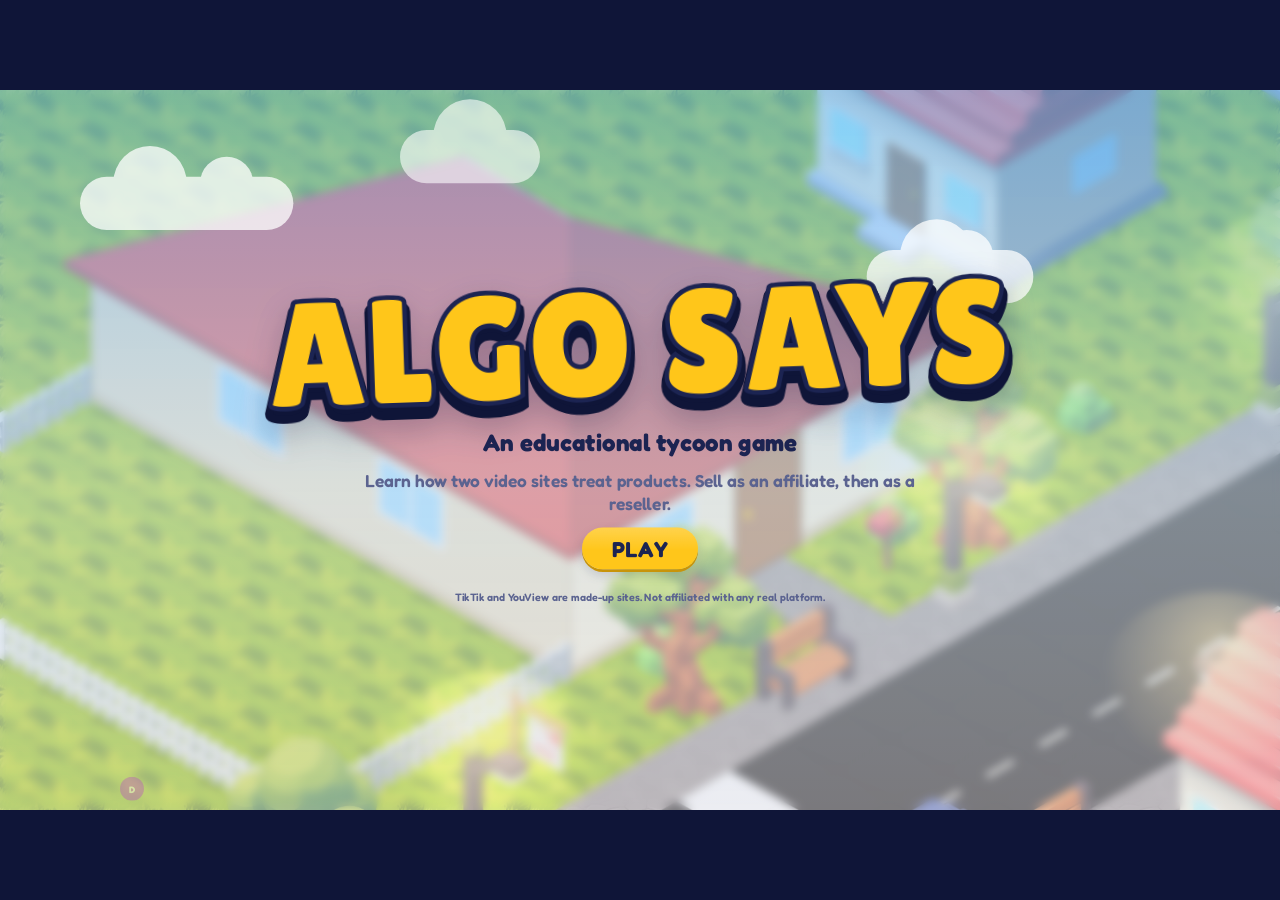
<file: index.html>
<!doctype html>
<html lang="en">
<head>
<meta charset="utf-8">
<meta name="viewport" content="width=device-width,initial-scale=1,viewport-fit=cover,user-scalable=no">
<title>Algo Says</title>
<link rel="preconnect" href="https://fonts.googleapis.com">
<link rel="preconnect" href="https://fonts.gstatic.com" crossorigin>
<link href="https://fonts.googleapis.com/css2?family=Fredoka:wght@500;600;700&family=Lilita+One&display=swap" rel="stylesheet">
<link rel="stylesheet" href="css/style.css">
<link rel="stylesheet" href="css/world.css">
<link rel="stylesheet" href="css/ui2.css">
</head>
<body>
<div id="stage">
  <div id="frame">
    <div id="room"></div>
    <div id="pc"></div>
    <div id="hud"></div>
    <div id="algo"></div>
    <div id="phone"></div>
    <div id="modals"></div>
    <div id="spot" hidden></div>
    <div id="fx"></div>
    <div id="toasts"></div>
    <div id="dev" hidden></div>
    <div id="title"></div>
  </div>
  <div id="rotate">Turn your phone sideways to play.</div>
</div>
<script type="module" src="js/main.js"></script>
</body>
</html>
</file>
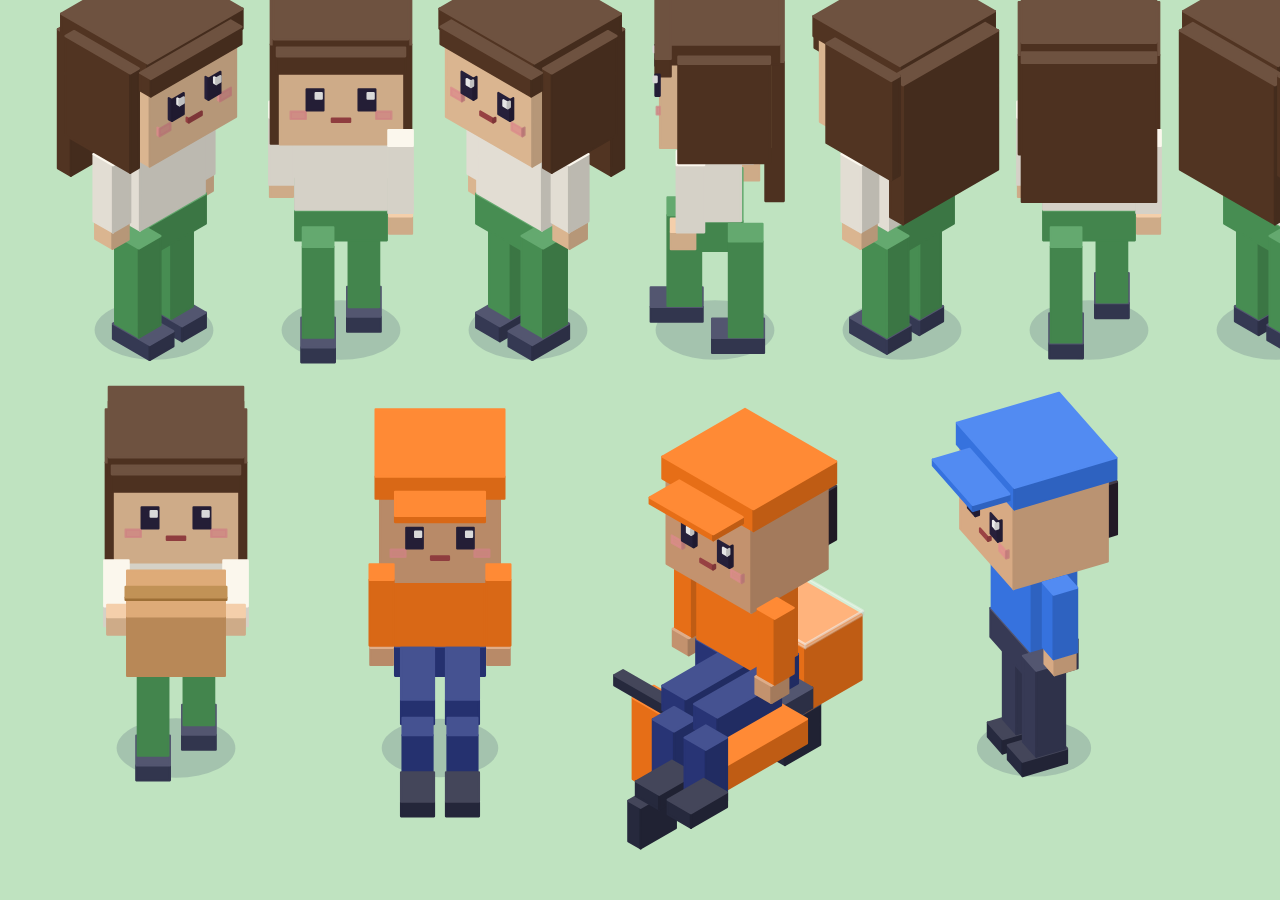
<file: tools/rigtest.html>
<!doctype html>
<meta charset="utf-8">
<title>Rig test</title>
<style>body{margin:0;background:#bfe3c0;font:14px sans-serif}canvas{display:block}</style>
<canvas id="c" width="1600" height="900"></canvas>
<script type="module">
/* Draws the box rig large: 8 facing angles, a walk cycle, sitting, carrying, the scooter. Open http://localhost:8771/tools/rigtest.html */
import { D } from "../js/core/data.js";
D.room = await (await fetch("../data/room.json")).json();
D.rig = await (await fetch("../data/rig.json")).json();
const { drawRig, lookOf, drawBoxes, scooterBoxes } = await import("../js/ui/rig.js");
const { P } = await import("../js/ui/proj.js");
const c = document.getElementById("c"), g = c.getContext("2d");
const at = (sx, sy) => { const v = D.room.view, X = (sx - v.ox) / v.tw, Y = (sy - v.oy) / v.th; return [(X + Y) / 2, (Y - X) / 2]; };
function frame(t) {
  g.setTransform(1, 0, 0, 1, 0, 0); g.clearRect(0, 0, 1600, 900); g.setTransform(2.2, 0, 0, 2.2, 0, 0);
  const L = lookOf("player");
  for (let i = 0; i < 8; i++) { const [x, y] = at(70 + i * 85, 150); drawRig(g, L, { x, y, ang: i * Math.PI / 4, phase: t / 100, move: i % 2, blink: (t / 1000 % 3) < 0.1 ? 1 : 0, breath: t / 400 }); }
  const [x1, y1] = at(80, 340); drawRig(g, L, { x: x1, y: y1, ang: Math.PI / 4, carry: true, phase: t / 100, move: 1 });
  const [x2, y2] = at(200, 340); drawRig(g, lookOf("courier"), { x: x2, y: y2, ang: Math.PI / 4, sit: true });
  const [x3, y3] = at(330, 360); drawBoxes(g, x3, y3, Math.PI / 2, scooterBoxes("#ff7a1a")); drawRig(g, lookOf("courier"), { x: x3, y: y3 - 0.12, ang: Math.PI / 2, sit: true, z: 0.08, noShadow: true });
  const [x4, y4] = at(470, 340); drawRig(g, lookOf("rider"), { x: x4, y: y4, ang: Math.PI * 0.6, wave: true });
  requestAnimationFrame(frame);
}
requestAnimationFrame(frame);
</script>
</file>
<file: css/style.css>
/* Algo Says prototype. Artist palette: navy, card blue, gold, teal, orange, red, blue. Lilita One + Fredoka.
   Layout is a fixed 1920x1080 frame scaled to fit the window (js/core/fit.js). Sizes are px at 1920. */
:root{--navy:#1c2452;--card:#26307a;--gold:#ffc61a;--teal:#2fd9cf;--orange:#ff7a1a;--red:#e8344f;--blue:#3a7bf0;--green:#3ec45a;--purple:#b744c9;--cream:#fff7e0;--ink:#1c2452;--mute:#6a73a0;
 --lil:"Lilita One","Fredoka",system-ui,sans-serif;--body:"Fredoka",system-ui,sans-serif}
*{box-sizing:border-box}
html,body{margin:0;height:100%;background:#0f1538;overflow:hidden;font-family:var(--body);-webkit-user-select:none;user-select:none;touch-action:manipulation}
#stage{position:fixed;inset:0;overflow:hidden;overflow:clip;background:#0f1538}
#frame{position:absolute;left:0;top:0;width:1920px;height:1080px;transform-origin:0 0;overflow:hidden;overflow:clip;font-size:26px;font-weight:600;color:var(--ink);
 background:radial-gradient(circle at 50% 40%,#e9f6ff 0,#cfe8ff 55%,#b4d4f7 100%)}
#frame>div{position:absolute}
#room{inset:0}
#hud,#algo,#phone,#modals,#spot,#fx,#toasts,#dev,#title{inset:0;pointer-events:none}
#hud>*,#algo>*,#phone>*,#modals>*,#toasts>*,#dev>*,#title>*{pointer-events:auto}
#rotate{display:none;position:absolute;inset:0;background:#1c2452;color:#fff;font:400 28px var(--lil);place-items:center;text-align:center;z-index:99}
html.portrait #rotate{display:grid}
button{font-family:inherit}
[hidden]{display:none!important}

/* ---------- buttons ---------- */
.btn{--c1:#3a7bf0;--lip:#2456b8;display:inline-flex;align-items:center;justify-content:center;gap:.4em;font:400 1em var(--lil);color:#fff;letter-spacing:.02em;
 text-shadow:0 2px 0 rgba(0,0,0,.35);border:3px solid var(--navy);border-radius:999px;padding:.32em 1.1em;cursor:pointer;position:relative;
 background:repeating-linear-gradient(135deg,rgba(255,255,255,.13) 0 12px,transparent 12px 24px),linear-gradient(var(--c1),var(--c1));
 box-shadow:0 5px 0 var(--lip),0 5px 0 3px var(--navy);margin-bottom:6px;transition:transform .06s,box-shadow .06s,filter .15s;white-space:nowrap}
.btn:hover{filter:brightness(1.08)}
.btn:active{transform:translateY(4px);box-shadow:0 1px 0 var(--lip),0 1px 0 3px var(--navy)}
.btn[disabled],.btn.off{filter:grayscale(.85) brightness(.9);opacity:.65;cursor:not-allowed}
.b-blue{--c1:#3a7bf0;--lip:#2456b8}.b-teal{--c1:#2fc7b8;--lip:#1d8c82}.b-orange{--c1:#ee7a30;--lip:#b04d12}
.b-gold{--c1:#ffc61a;--lip:#c8940a;color:var(--navy);text-shadow:0 1px 0 rgba(255,255,255,.5)}
.b-red{--c1:#e8344f;--lip:#a01c33}.b-green{--c1:#3ec45a;--lip:#26923b}.b-grey{--c1:#7d86b3;--lip:#515a85}.b-navy{--c1:#2c3a82;--lip:#141b45}
.btn.big{font-size:1.35em;padding:.35em 1.4em}.btn.sm{font-size:.78em;padding:.25em .8em}
.btn.pulse{animation:pulse 1.1s ease-in-out infinite}
@keyframes pulse{50%{transform:scale(1.07)}}

/* ---------- cards and modals ---------- */
.modal-back{position:absolute;inset:0;background:rgba(14,18,50,.55);display:grid;place-items:center;animation:fadein .15s}
.card{background:var(--card);border:5px solid var(--gold);border-radius:26px;color:#fff;box-shadow:0 10px 0 rgba(0,0,0,.25);overflow:hidden;display:flex;flex-direction:column;max-width:1820px;max-height:1010px;animation:pop .22s cubic-bezier(.3,1.5,.6,1)}
.card-h{background:var(--navy);display:flex;align-items:center;gap:.6em;padding:.28em .5em .28em 1em;font:400 1.15em var(--lil);letter-spacing:.02em;flex:none}
.card-h .x{margin-left:auto;width:1.55em;height:1.55em;border-radius:50%;border:3px solid #fff;background:var(--red);color:#fff;font:400 1.1em/1 var(--lil);cursor:pointer;display:grid;place-items:center;padding:0;box-shadow:0 3px 0 #a01c33}
.card-h .x:active{transform:translateY(3px);box-shadow:none}
.card-b{padding:.8em 1em;overflow:auto;flex:1;min-height:0}
@keyframes pop{0%{transform:scale(.9)}100%{transform:none}}
@keyframes fadein{from{background:rgba(14,18,50,.2)}}
.paper{background:var(--cream);color:var(--navy);border-radius:18px;padding:.7em .9em}
.panel{background:rgba(255,255,255,.1);border:3px solid rgba(255,255,255,.25);border-radius:18px;padding:.6em .8em}
.row{display:flex;gap:.6em;align-items:center;flex-wrap:wrap}.col{display:flex;flex-direction:column;gap:.5em}
.grow{flex:1;min-width:0}.mute{color:var(--mute)}.small{font-size:.78em}.tiny{font-size:.62em}.lil{font-family:var(--lil);font-weight:400}.center{text-align:center}
h2,h3{font-family:var(--lil);font-weight:400;margin:.2em 0;letter-spacing:.02em}
.chip{display:inline-flex;align-items:center;gap:.3em;border:3px solid #fff;border-radius:999px;padding:.12em .8em;font:600 .8em var(--body);background:rgba(255,255,255,.12);color:#fff;cursor:pointer;transition:transform .1s}
.chip.sel{background:var(--gold);color:var(--navy);border-color:var(--gold);transform:scale(1.06)}
.chip.dis{opacity:.4;cursor:not-allowed}
.chip.dark{border-color:var(--navy);color:var(--navy);background:#fff}.chip.dark.sel{background:var(--gold)}
.tag{display:inline-block;border-radius:999px;padding:0 .6em;font:400 .7em var(--lil);background:var(--red);color:#fff;vertical-align:.1em}
.tag.gold{background:var(--gold);color:var(--navy)}.tag.teal{background:var(--teal);color:var(--navy)}.tag.grey{background:#8890b8}.tag.green{background:var(--green)}
.badge{position:absolute;min-width:1.4em;height:1.4em;border-radius:999px;background:var(--red);border:2px solid #fff;color:#fff;font:400 .7em/1.3 var(--lil);text-align:center;padding:0 .3em}

/* ---------- toasts, floating text ---------- */
#toasts{left:50%;top:104px;width:760px;margin-left:-380px;inset:auto;display:flex;flex-direction:column;gap:8px;align-items:center;pointer-events:none!important;z-index:70}
#toasts{position:absolute;left:50%;top:104px;right:auto;bottom:auto}
.toast{background:var(--navy);color:#fff;border:3px solid var(--gold);border-radius:16px;padding:.25em 1em;font:600 .85em var(--body);box-shadow:0 5px 0 rgba(0,0,0,.25);animation:pop .2s;transition:opacity .4s,transform .4s}
.toast.bad{border-color:var(--red)}.toast.out{opacity:0;transform:translateY(-10px);visibility:hidden}
.float{position:absolute;font:400 1.9em var(--lil);color:var(--gold);-webkit-text-stroke:5px var(--navy);paint-order:stroke fill;animation:floatup 1.4s ease-out forwards;pointer-events:none;white-space:nowrap;z-index:80}
.float.red{color:var(--red)}.float.green{color:var(--green)}.float.teal{color:var(--teal)}
@keyframes floatup{0%{transform:translateY(0) scale(.7);opacity:0}15%{opacity:1;transform:translateY(-10px) scale(1.15)}100%{transform:translateY(-90px) scale(1);opacity:0}}

/* ---------- HUD ---------- */
.evbar{position:absolute;left:24px;bottom:24px}

/* ---------- room ---------- */
#room canvas{position:absolute;left:0;top:0;width:1920px;height:1080px}
#room svg{position:absolute;left:0;top:0;width:1920px;height:1080px;overflow:visible}
#sleepfx{position:absolute;inset:0;background:#0b1240;color:#fff;display:grid;place-items:center;font:400 64px var(--lil);opacity:0;visibility:hidden;pointer-events:none;transition:opacity .5s,visibility 0s .5s;z-index:95;text-align:center}
#sleepfx.on{opacity:1;visibility:visible;pointer-events:auto;transition:opacity .5s}

/* ---------- Mr. Algo bar ---------- */
#algo .bar{position:absolute;left:12px;bottom:6px;display:flex;align-items:flex-end;gap:0;pointer-events:none}
#algo .bar>*{pointer-events:auto}
#algo .face{width:230px;height:230px;object-fit:contain;filter:drop-shadow(0 6px 0 rgba(0,0,0,.15));cursor:pointer;animation:idle 3s ease-in-out infinite}
@keyframes idle{50%{transform:translateY(-6px)}}
#algo .bubble{pointer-events:none;position:relative;margin:0 0 70px 6px;max-width:640px;min-width:300px;background:#fff;border:4px solid var(--navy);border-radius:22px;padding:.5em .9em;font-size:.82em;line-height:1.35;color:var(--navy);box-shadow:0 5px 0 rgba(0,0,0,.2);animation:pop .2s}
#algo .bubble::before{content:"";position:absolute;left:-18px;bottom:26px;border:10px solid transparent;border-right-color:var(--navy);border-left:0}
#algo .bubble .nm{font:400 .8em var(--lil);color:var(--orange);display:block}
#algo .bubble .brow{display:flex;justify-content:flex-end;gap:.4em;margin-top:.2em;pointer-events:none}#algo .bubble .brow .btn{pointer-events:auto;margin-bottom:4px}
#spot{z-index:60;pointer-events:none!important}
#spot .hole{position:absolute;border-radius:24px;box-shadow:0 0 0 3000px rgba(14,18,50,.62),0 0 0 6px var(--gold) inset;pointer-events:none;animation:glow 1.2s ease-in-out infinite}
@keyframes glow{50%{box-shadow:0 0 0 3000px rgba(14,18,50,.62),0 0 0 10px var(--gold) inset}}
#spot .hand{position:absolute;font-size:70px;animation:poke .8s ease-in-out infinite;filter:drop-shadow(0 4px 0 rgba(0,0,0,.3))}
@keyframes poke{50%{transform:translate(-10px,-14px)}}

/* ---------- title ---------- */

.feed-card{background:#fff;color:var(--navy);border-radius:16px;padding:.4em .7em;font-size:.76em;display:flex;gap:.6em;align-items:center}
.feed-card img.ic{width:2.6em;height:2.6em;object-fit:contain;flex:none}
.feed-card .meta{font-size:.82em;color:var(--mute);display:flex;flex-wrap:wrap;gap:.2em .7em;margin-top:.1em}
.feed-card b{font-family:var(--lil);font-weight:400}
.top-c{font-style:italic;color:var(--navy);flex-basis:100%}
.style-tag{background:#efe8ff;color:#4a2a8c;border-radius:999px;padding:0 .6em;font:400 .85em var(--lil)}
.kv{display:flex;justify-content:space-between;gap:.6em;padding:.15em 0;border-bottom:2px dashed rgba(28,36,82,.15)}

.site{padding:.6em 1em 1em;min-height:100%}
.site-h{display:flex;align-items:center;gap:.8em;padding:.4em 1em;border-radius:16px;color:#fff;margin-bottom:.6em}
.site-h .logo{font:400 1.9em var(--lil);letter-spacing:.03em;-webkit-text-stroke:3px rgba(0,0,0,.3);paint-order:stroke fill}
.site-tabs{display:flex;gap:.4em;margin-bottom:.6em}
.site .chip{border-color:var(--navy);background:#fff;color:var(--navy)}.site .chip.sel{background:var(--gold)}
.grid{display:grid;gap:.7em}.g2{grid-template-columns:1fr 1fr}.g3{grid-template-columns:repeat(3,1fr)}.g4{grid-template-columns:repeat(4,1fr)}
.tile{background:#fff;border:4px solid var(--navy);border-radius:20px;padding:.5em .6em;display:flex;flex-direction:column;align-items:center;gap:.2em;text-align:center;box-shadow:0 5px 0 rgba(0,0,0,.14);position:relative}
.tile img{width:100px;height:100px;object-fit:contain}.tile b{font:400 1em var(--lil)}.tile .sub{font-size:.7em;color:var(--mute);line-height:1.25}
.tile.locked{opacity:.6}
.post-card{background:#fff;border:4px solid var(--navy);border-radius:18px;padding:.4em .7em;display:flex;gap:.7em;align-items:center}
.post-card img{width:80px;height:80px;object-fit:contain}
.stat{color:var(--navy);background:#fff;border:3px solid var(--navy);border-radius:14px;padding:.15em .6em;text-align:center}.stat b{display:block;font:400 1.5em var(--lil)}.stat span{font-size:.62em;color:var(--mute)}
.banner{background:var(--gold);border:3px solid var(--navy);border-radius:14px;padding:.25em .8em;font-size:.78em}
.hub-row{display:grid;grid-template-columns:2em 3em 1fr auto;gap:.6em;align-items:center;background:#fff;border:3px solid var(--navy);border-radius:14px;padding:.2em .7em;font-size:.82em}
.hub-row.me{background:#fff6c9;outline:4px solid var(--gold)}.hub-row img{width:2.4em;height:2.4em;object-fit:contain}.hub-row .no{font:400 1.2em var(--lil)}
.bar-bg{height:.55em;background:rgba(28,36,82,.12);border-radius:99px;overflow:hidden;margin-top:.15em}.bar-bg i{display:block;height:100%;background:linear-gradient(90deg,#7aa8f7,var(--blue))}

/* ---------- door, bed, shelves, packing ---------- */
.dlg{width:880px}.dlg.sm{width:700px}
.slot{width:130px;height:130px;border-radius:18px;border:4px dashed rgba(255,255,255,.5);display:grid;place-items:center;position:relative;cursor:pointer;background:rgba(255,255,255,.07);text-align:center;font-size:.6em;line-height:1.1}
.slot img{width:90px;height:90px;object-fit:contain}.slot.full{border-style:solid;border-color:#fff;background:#fff}
.shelf-box{background:linear-gradient(#b97a3d,#8a5a2b);border:6px solid #5c3a1a;border-radius:18px;padding:.5em;display:grid;gap:.4em}
.shelf-row{display:grid;grid-template-columns:repeat(6,1fr);gap:.4em;background:rgba(0,0,0,.14);border-bottom:8px solid #5c3a1a;padding:.3em;border-radius:10px}
.cell{aspect-ratio:1;border-radius:12px;background:rgba(255,255,255,.18);border:3px dashed rgba(255,255,255,.4);display:grid;place-items:center;cursor:pointer}
.cell.full{background:#fff;border:3px solid var(--navy)}.cell img{width:78%;height:78%;object-fit:contain}
.ordrow{display:flex;gap:.6em;align-items:center;background:#fff;color:var(--navy);border-radius:16px;padding:.3em .7em;border:3px solid var(--navy)}.ordrow img{width:2.2em}

/* ---------- studio (shot board, shoot, edit, post) ---------- */
.studio{width:1800px;height:1000px}
.studio .card-b{padding:0;display:flex;flex-direction:column;min-height:0}
.steps{display:flex;gap:.3em;margin-left:1em}
.stepchip{padding:.05em .9em;border-radius:999px;font:400 .7em var(--lil);background:#3b4796;color:#aeb7ee;border:3px solid transparent}
.stepchip.on{background:var(--gold);color:var(--navy)}.stepchip.done{background:#2a8a55;color:#fff}
.stu-main{flex:1;display:flex;min-height:0}
.stu-foot{flex:none;display:flex;justify-content:space-between;align-items:center;padding:.4em 1em;background:var(--navy);gap:1em}
.board{flex:1;padding:.7em 1em;overflow:auto;display:flex;flex-direction:column;gap:.7em}
.slots{display:grid;gap:.7em}
.bslot{background:rgba(255,255,255,.1);border:4px dashed rgba(255,255,255,.45);border-radius:20px;height:318px;overflow:hidden;flex:none;display:flex;flex-direction:column;align-items:center;padding:.4em;gap:.2em;position:relative;text-align:center}
.bslot.over{border-color:var(--gold);background:rgba(255,198,26,.2)}.bslot.sel{border-color:var(--gold);border-style:solid}
.bslot h4{margin:0;font:400 1em var(--lil)}.bslot .hint{font-size:.6em;opacity:.85;line-height:1.2}
.bslot .got{width:100%;flex:1;border-radius:12px;overflow:hidden;position:relative;background:#000;aspect-ratio:9/12}
.cliprow{display:flex;gap:.6em;flex-wrap:wrap}
.cardclip{background:#fff;color:var(--navy);border:4px solid var(--navy);border-radius:16px;padding:.2em .7em;width:196px;cursor:grab;touch-action:none;text-align:center;box-shadow:0 5px 0 rgba(0,0,0,.25);font-size:.8em;position:relative}
.cardclip b{font:400 1em var(--lil);display:block}.cardclip span{font-size:.7em;line-height:1.15;display:block;color:var(--mute)}
.cardclip.ghost{position:fixed;z-index:200;pointer-events:none;opacity:.92;transform:rotate(-4deg) scale(1.05)}
.cardclip.used{opacity:.55}
.side{width:560px;background:rgba(0,0,0,.18);padding:.7em;display:flex;flex-direction:column;gap:.5em;overflow:auto;flex:none}
.rail{width:300px;background:rgba(0,0,0,.2);padding:.6em;display:flex;flex-direction:column;gap:.5em;flex:none;overflow:auto}
.railslot{display:flex;gap:.5em;align-items:center;background:rgba(255,255,255,.1);border:4px solid transparent;border-radius:16px;padding:.3em .5em;cursor:pointer}
.railslot.sel{border-color:var(--gold);background:rgba(255,198,26,.18)}.railslot .dot{width:1.6em;height:1.6em;border-radius:50%;background:#515a85;display:grid;place-items:center;font-size:.7em;flex:none}
.railslot.rec .dot{background:var(--green)}
.cam{position:relative;background:#111;overflow:hidden;border:6px solid var(--navy);border-radius:22px;flex:none}
.cam.tt{width:405px;height:720px}.cam.yv{width:960px;height:540px}
.cam .scene{position:absolute;inset:0;overflow:hidden}
.cam .scene img{position:absolute;pointer-events:none}
.cam .lightfx{position:absolute;inset:0;pointer-events:none}
.cam .rec{position:absolute;left:14px;top:12px;display:flex;align-items:center;gap:.3em;font:400 .7em var(--lil);color:#fff}.cam .rec i{width:.8em;height:.8em;border-radius:50%;background:var(--red);animation:blink 1s infinite}
@keyframes blink{50%{opacity:.2}}
.cam .notes{position:absolute;left:10px;bottom:10px;display:flex;flex-wrap:wrap;gap:.25em;max-width:90%}
.cam .notes span{background:rgba(0,0,0,.65);color:#fff;border-radius:999px;padding:0 .6em;font:600 .6em var(--body)}
.cam .pricecard{position:absolute;left:50%;top:14%;transform:translateX(-50%);background:var(--gold);border:6px solid var(--navy);border-radius:20px;padding:.1em .7em;font:400 2.4em var(--lil);color:var(--navy);transform:translateX(-50%) rotate(-3deg)}
.opts{display:flex;flex-wrap:wrap;gap:.35em}
.opt-h{font:400 .8em var(--lil);margin:.2em 0 .1em;color:var(--gold)}
.opt-sub{font-size:.6em;opacity:.8;margin-left:.3em}
.thumb{position:relative;overflow:hidden;background:#333;border-radius:10px}.thumb .scene{position:absolute;inset:0}.thumb img{position:absolute}
.timeline{display:flex;gap:6px;align-items:stretch;padding:.5em;background:rgba(0,0,0,.25);border-radius:18px;overflow-x:auto;min-height:230px;position:relative}
.blk{position:relative;flex:none;border:4px solid var(--navy);border-radius:14px;background:#2c3a82;overflow:hidden;display:flex;flex-direction:column;box-shadow:0 5px 0 rgba(0,0,0,.25);touch-action:none}
.blk .bt{background:var(--navy);font:400 .62em var(--lil);padding:.05em .5em;display:flex;justify-content:space-between;gap:.3em;cursor:grab;white-space:nowrap}
.blk .bw{position:relative;flex:1;min-height:110px;background:#4a58b8}
.blk .dead{position:absolute;top:0;bottom:0;background:repeating-linear-gradient(135deg,rgba(0,0,0,.45) 0 6px,rgba(0,0,0,.2) 6px 12px)}
.blk .handle{position:absolute;top:0;bottom:0;width:22px;background:var(--gold);cursor:ew-resize;display:grid;place-items:center;color:var(--navy);font-size:.7em;touch-action:none;z-index:3}
.blk .handle.l{left:0;border-radius:8px 0 0 8px}.blk .handle.r{right:0;border-radius:0 8px 8px 0}
.blk .trimmed{position:absolute;top:0;bottom:0;background:rgba(14,18,50,.8);z-index:2}
.blk .bb{display:flex;justify-content:center;gap:.3em;padding:.05em;background:var(--navy)}.blk .bb button{border:0;background:#3b4796;color:#fff;border-radius:8px;font:400 .7em var(--lil);cursor:pointer;padding:0 .6em}
.blk.drag{opacity:.4}.blk.over{outline:5px solid var(--gold)}
.ruler{display:flex;font:600 .55em var(--body);color:#aeb7ee;padding:0 .5em}
.big-num{font:400 2.2em var(--lil);color:var(--gold)}
.postform{padding:.8em 1.2em;display:grid;grid-template-columns:420px 1fr;gap:1.2em;flex:1;overflow:auto}
.field{background:#fff;color:var(--navy);border:4px solid var(--navy);border-radius:14px;padding:.25em .6em;font:600 .9em var(--body);width:100%}
.warnbox{background:#ffe6a8;color:var(--navy);border:4px solid var(--orange);border-radius:14px;padding:.3em .7em;font-size:.78em}

/* ---------- results ---------- */
.results{width:1700px;height:980px}.results .card-b{display:flex;flex-direction:column;gap:.6em}
.rstat{display:flex;gap:.6em;flex-wrap:wrap}.rstat .stat{min-width:150px;flex:1}
.chart{position:relative;background:#fff;border-radius:16px;border:4px solid var(--navy);padding:.4em .6em 1.1em;color:var(--navy)}
.chart svg{width:100%;height:auto;display:block;overflow:visible}
.pin{position:absolute;transform:translate(-50%,-100%);cursor:pointer;z-index:4}
.pin i{display:block;width:30px;height:30px;border-radius:50%;background:var(--orange);border:3px solid var(--navy);color:#fff;font:400 14px/24px var(--lil);text-align:center;font-style:normal}
.pin.on i{background:var(--gold);color:var(--navy)}
.cmt{display:flex;gap:.5em;align-items:center;background:#fff;color:var(--navy);border-radius:14px;padding:.2em .6em;font-size:.8em;border:3px solid var(--navy)}
.cmt img{width:1.9em;height:1.9em;border-radius:50%;object-fit:cover}.cmt .ts{font:400 .85em var(--lil);color:var(--orange);min-width:2.8em}
.algo3{display:grid;grid-template-columns:repeat(3,1fr);gap:.6em}
.a3{background:#fff;color:var(--navy);border-radius:18px;border:4px solid var(--navy);border-top-width:12px;padding:.3em .7em .5em;font-size:.82em;line-height:1.3}
.a3.g{border-top-color:var(--green)}.a3.r{border-top-color:var(--red)}.a3.b{border-top-color:var(--blue)}
.a3 h4{margin:0;font:400 1em var(--lil)}.a3 .lab{font-size:.7em;color:var(--mute)}
.sure{height:.7em;border-radius:99px;background:rgba(255,255,255,.25);overflow:hidden}.sure i{display:block;height:100%;background:var(--gold)}

/* ---------- ALGO SAYS card ---------- */
.says{width:900px;border-width:6px}
.says .card-h{background:var(--orange);color:var(--navy);font-size:1.4em}
.says .card-b{display:flex;gap:.8em;align-items:center;padding:1em 1.2em}
.says img{width:200px;height:200px;object-fit:contain;flex:none}
.says .txt{font:400 1.7em/1.2 var(--lil);color:#fff}.says .why{font:600 .6em var(--body);opacity:.85;margin-top:.5em}

/* ---------- playbook ---------- */

/* ---------- dev panel ---------- */
#dev .dp{position:absolute;left:24px;top:110px;width:520px;max-height:880px;overflow:auto;background:rgba(14,18,50,.96);border:4px solid var(--purple);border-radius:18px;color:#fff;padding:.5em .8em;font-size:.62em;z-index:99}
#dev .dp h4{margin:.5em 0 .2em;font:400 1.2em var(--lil);color:var(--gold)}#dev .dp .btn{font-size:.9em;margin:.1em}
#dev .dp label{display:flex;gap:.4em;align-items:center}#dev select,#dev input{font:600 1em var(--body);border-radius:8px;border:2px solid #fff;padding:.1em .3em}
#devbtn{position:absolute;right:20px;bottom:16px;width:44px;height:44px;border-radius:50%;background:var(--purple);border:3px solid #fff;color:#fff;font:400 18px var(--lil);cursor:pointer;opacity:.55;z-index:98}
#devbtn:hover{opacity:1}
.chip img.mini{width:1.4em;height:1.4em;object-fit:contain}
@keyframes wiggle{0%,100%{transform:translate(0,0) rotate(0)}30%{transform:translate(-3%,2%) rotate(-5deg)}70%{transform:translate(3%,-2%) rotate(5deg)}}
.blk.trimming .bw{outline:3px solid var(--gold)}
/* small screens (landscape phones): a little larger text */
html.small #frame{font-size:30px}
html.small .card{max-height:1040px}
.timeline{position:relative}
.playhead{position:absolute;top:0;bottom:0;width:5px;margin-left:-2px;background:var(--red);box-shadow:0 0 0 2px #fff;z-index:6;pointer-events:none;border-radius:3px}
/* walking, floor clicks, move furniture */
.startrow{display:flex;gap:28px;justify-content:center;flex-wrap:wrap}
.startcard{background:#fff;color:var(--navy);border:5px solid var(--gold);border-radius:26px;padding:.6em 1em 1em;width:420px;text-align:center;box-shadow:0 6px 0 rgba(0,0,0,.25)}
.startcard h3{font:400 1.5em var(--lil);margin:.2em 0}.startcard p{font-size:.8em;min-height:4.2em}

/* ================= soft theme (round 4) =================
   Softer, lighter versions of the shared pieces: no thick navy outlines, translucent dark glass for windows, soft shadows.
   The world art sets the mood; the UI stays quiet around it. Unity: these map to USS classes with the tokens in ui2.css. */
.btn{border:0;box-shadow:0 4px 0 var(--lip),0 8px 18px rgba(15,20,60,.16);text-shadow:0 1px 0 rgba(0,0,0,.18);font:700 .9em var(--body);letter-spacing:.01em;
 background:linear-gradient(180deg,rgba(255,255,255,.22),rgba(255,255,255,0) 55%),linear-gradient(var(--c1),var(--c1));padding:.34em 1.15em;margin-bottom:4px}
.btn:active{transform:translateY(3px);box-shadow:0 1px 0 var(--lip),0 3px 8px rgba(15,20,60,.14)}
.btn.big{font-size:1.25em}.btn.sm{font-size:.72em}
.b-gold{text-shadow:none}
.modal-back{background:rgba(14,18,50,.32);-webkit-backdrop-filter:blur(3px);backdrop-filter:blur(3px)}
.card{background:var(--d-bg,rgba(27,34,86,.88));-webkit-backdrop-filter:blur(18px) saturate(1.2);backdrop-filter:blur(18px) saturate(1.2);border:1.5px solid var(--d-brd,rgba(255,255,255,.14));border-radius:28px;
 box-shadow:0 30px 70px rgba(10,15,45,.4),0 4px 12px rgba(10,15,45,.2);animation:pop .24s cubic-bezier(.2,1.25,.5,1)}
@keyframes pop{0%{transform:scale(.95) translateY(10px);opacity:.3}100%{transform:none}}
.card-h{background:transparent;border-bottom:1px solid rgba(255,255,255,.08);font:700 1em var(--body);padding:.45em .6em .45em 1em}
.card-h .x{border:0;background:rgba(255,255,255,.1);box-shadow:none;width:1.5em;height:1.5em;font:600 1em/1 var(--body);color:#fff}
.card-h .x:hover{background:var(--red)}
.panel{background:rgba(255,255,255,.07);border:1px solid rgba(255,255,255,.12)}
.paper{border-radius:18px;box-shadow:0 2px 8px rgba(15,20,60,.08)}
h2,h3{font-family:var(--body);font-weight:700}
.chip{border:1.5px solid rgba(255,255,255,.3);background:rgba(255,255,255,.08);font:600 .76em var(--body)}
.chip.sel{border-color:var(--gold);transform:none}
.chip.dark{border-color:rgba(28,36,82,.2)}
.tag{font:700 .64em var(--body);padding:.05em .65em}
.badge{font:700 .62em/1.35 var(--body);border-width:2px}
.toast{background:rgba(27,34,86,.88);-webkit-backdrop-filter:blur(12px);backdrop-filter:blur(12px);border:0;border-radius:999px;padding:.35em 1.1em;box-shadow:0 10px 26px rgba(15,20,60,.25)}
.toast.bad{background:rgba(160,28,51,.9)}
.float{-webkit-text-stroke:4px var(--navy)}
.tile{border:1px solid rgba(28,36,82,.08);border-radius:20px;box-shadow:0 4px 14px rgba(15,20,60,.08)}
.tile b{font-family:var(--body);font-weight:700}
.post-card,.hub-row,.ordrow,.cmt,.chart,.stat{border:1px solid rgba(28,36,82,.08);box-shadow:0 2px 8px rgba(15,20,60,.06)}
.ordrow b.lil,.lil{font-family:var(--body);font-weight:700}
.stat b{font-family:var(--body);font-weight:700}
.banner{border:0;box-shadow:0 2px 8px rgba(15,20,60,.08)}
.field{border:1.5px solid rgba(28,36,82,.18);border-radius:12px}
.field:focus{outline:3px solid rgba(58,123,240,.35);border-color:var(--blue)}
.a3{border:1px solid rgba(28,36,82,.08);border-top-width:8px}
.warnbox{border-width:2px}
.cardclip,.blk{border-width:2px}
.cam{border-width:3px}
.site .chip{border-color:rgba(28,36,82,.2)}
.site-h .logo{-webkit-text-stroke:0;text-shadow:0 2px 0 rgba(0,0,0,.18)}
.startcard{border:0;border-radius:28px}
.startcard h3{font:700 1.4em var(--body)}
/* Mr. Algo: smaller, with a soft bubble */
#algo .bar{left:16px;bottom:12px}
#algo .face{width:150px;height:150px;filter:drop-shadow(0 8px 12px rgba(15,20,60,.25))}
#algo .bubble{border:0;border-radius:22px;background:rgba(255,255,255,.92);-webkit-backdrop-filter:blur(12px);backdrop-filter:blur(12px);box-shadow:0 14px 34px rgba(15,20,60,.22);margin:0 0 46px 10px;font-size:.76em}
#algo .bubble::before{left:-12px;border-width:8px;border-right-color:rgba(255,255,255,.92)}
#algo .bubble .nm{font:700 .82em var(--body)}
#spot .hole{border-radius:24px;box-shadow:0 0 0 3000px rgba(14,18,50,.5),0 0 0 4px rgba(255,214,90,.95) inset}
@keyframes glow{50%{box-shadow:0 0 0 3000px rgba(14,18,50,.5),0 0 0 8px rgba(255,214,90,.95) inset}}
#devbtn{width:36px;height:36px;font:700 14px var(--body);border:0;opacity:.35;right:auto;left:180px;bottom:14px}
/* every white card on the sites and screens: hairline edge and a soft shadow, no thick outline */
.feed-card{border:1px solid rgba(28,36,82,.08);box-shadow:0 2px 10px rgba(15,20,60,.07);transition:box-shadow .15s,transform .15s}
.feed-card:hover{box-shadow:0 6px 18px rgba(15,20,60,.12);transform:translateY(-1px)}
.feed-card b{font-family:var(--body);font-weight:700}
.cell.full{border:1px solid rgba(28,36,82,.1);box-shadow:0 2px 6px rgba(15,20,60,.08)}
.pin i{border-width:2px;border-color:#fff;font-family:var(--body);font-weight:700}
.cam .pricecard{border-width:4px}
</file>
<file: css/world.css>
/* WORLD: sky behind the floating island, the camera-moved name tags, the touch joystick, the Move furniture bar and tray. */
#room{background:linear-gradient(180deg,#5cc4f5 0%,#bde6fb 100%)}
#room .tags{position:absolute;left:0;top:0;width:0;height:0;pointer-events:none;transform-origin:0 0}
#room svg rect.floorhit{fill:transparent;pointer-events:all}
/* name tags: hidden until hovered, in reach, holding a count, or pointed at by the guide */
.stag{position:absolute;transform:translate(-50%,-100%) scale(.85);display:flex;align-items:center;gap:8px;padding:5px 14px;border-radius:999px;
 background:rgba(255,255,255,.9);color:var(--navy);font:600 19px var(--body);white-space:nowrap;box-shadow:0 6px 16px rgba(20,30,80,.18);
 opacity:0;pointer-events:none;transition:opacity .2s,transform .25s cubic-bezier(.2,1.4,.5,1)}
.stag::after{content:"";position:absolute;left:50%;bottom:-7px;margin-left:-7px;border:7px solid transparent;border-top-color:rgba(255,255,255,.9);border-bottom:0}
.stag kbd{display:none;font:700 14px/1 var(--body);background:var(--navy);color:#fff;border-radius:6px;padding:4px 7px}
.stag.hl,.stag.near,.stag.hasb,.stag.nudge{opacity:1;transform:translate(-50%,-112%) scale(1)}
.stag.near kbd{display:inline-block}
.stag.hasb:not(.hl):not(.near){opacity:.92}
.stag.lock{color:#7d86b3}
.stag .badge{position:static;margin-left:2px;min-width:26px;height:26px;font:700 15px/22px var(--body);border-width:2px}
.stag.nudge{animation:bob 1s ease-in-out infinite}
@keyframes bob{50%{transform:translate(-50%,-122%)}}
html.coarse .stag kbd{display:none!important}
.daynight{position:absolute;inset:0;opacity:0;pointer-events:none}
/* move furniture: bar and tray above the bottom row */
#room .movebar{position:absolute;left:50%;bottom:28px;transform:translateX(-50%);display:flex;gap:12px;align-items:center;padding:8px 10px 8px 22px;border-radius:999px;z-index:3;
 background:rgba(27,34,86,.86);-webkit-backdrop-filter:blur(14px);backdrop-filter:blur(14px);color:#fff;font:600 19px var(--body);box-shadow:0 12px 30px rgba(15,20,60,.3)}
#room .movebar .btn{margin-bottom:0}
#room .movetray{position:absolute;left:50%;bottom:112px;transform:translateX(-50%);display:flex;gap:10px;align-items:center;flex-wrap:wrap;justify-content:center;max-width:1200px;padding:10px 16px;border-radius:24px;z-index:3;
 background:rgba(255,255,255,.75);-webkit-backdrop-filter:blur(14px);backdrop-filter:blur(14px);box-shadow:0 12px 30px rgba(15,20,60,.2);color:var(--navy);font:600 18px var(--body)}
#room .movetray .tt{font:700 18px var(--body);color:var(--ink2,#5b6390)}
#room .movetray .btn{margin-bottom:0}
/* virtual joystick (touch devices) */
#room .joy{position:absolute;left:60px;bottom:200px;width:200px;height:200px;border-radius:50%;background:rgba(255,255,255,.3);border:1.5px solid rgba(255,255,255,.7);-webkit-backdrop-filter:blur(8px);backdrop-filter:blur(8px);touch-action:none;z-index:4;pointer-events:auto}
#room .joy .knob{position:absolute;left:50%;top:50%;width:88px;height:88px;margin:-44px 0 0 -44px;border-radius:50%;background:rgba(255,255,255,.92);box-shadow:0 8px 18px rgba(15,20,60,.25)}
#room .tags.outdoors .stag:not(.out){display:none}
</file>
<file: css/ui2.css>
/* Algo Says prototype: screens (HUD, inventory, phone, desk PC, title). Soft glass style that sits on the voxel world:
   light frosted panels over the bright scene, dark glass for big windows, soft shadows instead of thick outlines, one line-icon set (js/ui/icons.js).
   Loads after style.css. Sizes are px at 1920x1080.
   Unity: the tokens below map to USS variables in UI Toolkit; backdrop blur maps to a blurred camera texture behind panels (or plain translucency). */
:root{--g-bg:rgba(255,255,255,.7);--g-bg2:rgba(255,255,255,.9);--g-brd:rgba(255,255,255,.7);--g-blur:blur(14px) saturate(1.35);
 --g-shadow:0 10px 30px rgba(20,30,80,.16),0 2px 6px rgba(20,30,80,.08);--d-bg:rgba(27,34,86,.88);--d-brd:rgba(255,255,255,.14);
 --ink:#1c2452;--ink2:#5b6390;--line:rgba(28,36,82,.1);--r-lg:28px;--r-md:18px;--r-sm:12px}
#pc{inset:0;pointer-events:none}
#pc>*{pointer-events:auto}
.ico{display:inline-grid;place-items:center;line-height:1}
.ico.img img{width:100%;height:100%;object-fit:contain;display:block;pointer-events:none}
.icn{width:26px;height:26px;fill:none;stroke:currentColor;stroke-width:2;stroke-linecap:round;stroke-linejoin:round;flex:none;display:block}
.icn .fill{fill:currentColor}
.tag.orange{background:var(--orange)}.tag.blue{background:var(--blue)}
.glass{background:var(--g-bg);-webkit-backdrop-filter:var(--g-blur);backdrop-filter:var(--g-blur);border:1.5px solid var(--g-brd);box-shadow:var(--g-shadow)}
.nb{position:absolute;right:-4px;top:-4px;min-width:24px;height:24px;padding:0 6px;border-radius:99px;background:var(--red);border:2px solid #fff;color:#fff;font:700 14px/20px var(--body);text-align:center;pointer-events:none;z-index:3;box-shadow:0 2px 6px rgba(232,52,79,.4)}

/* ================= HUD ================= */
#hud .htl{position:absolute;left:24px;top:22px;display:flex;flex-direction:column;align-items:flex-start;gap:12px;transition:opacity .6s,transform .45s}
#hud .htr{position:absolute;right:24px;top:22px;display:flex;align-items:center;gap:12px}
#hud .hdock{transition:opacity .6s,transform .45s}
#hud .gbtn,#hud .hclock{transition:opacity .6s,transform .2s}
#hud.calm .htl,#hud.calm .hdock,#hud.calm .gbtn{opacity:.42}
#hud.hidden .htl{transform:translateY(-150%);opacity:0;pointer-events:none}
#hud.hidden .hdock{transform:translateY(150%);opacity:0;pointer-events:none}
#hud.hidden .gbtn{opacity:0;pointer-events:none}
.hstats{display:flex;align-items:center;height:66px;padding:0 20px 0 10px;border-radius:999px;gap:6px}
.st{position:relative;display:flex;align-items:center;gap:10px;padding:0 14px 0 4px;cursor:default}
.st+.st::before{content:"";position:absolute;left:-4px;top:14px;bottom:14px;width:1.5px;background:var(--line)}
.si{width:44px;height:44px;border-radius:50%;display:grid;place-items:center;color:#fff;flex:none;box-shadow:inset 0 1px 0 rgba(255,255,255,.45),0 2px 6px rgba(20,30,80,.15)}
.si .icn{width:24px;height:24px}
.st.cash .si{background:linear-gradient(150deg,#ffd45a,#f39a1e)}.st.fol .si{background:linear-gradient(150deg,#7aa8ff,#5a5ae0)}
.st.trust .si{background:linear-gradient(150deg,#55e0c8,#1fa89a)}.st.energy .si{background:linear-gradient(150deg,#9be86a,#3aae4e)}
.st.energy.low .si{background:linear-gradient(150deg,#ff9a8a,#e8344f)}
.sv{display:flex;align-items:baseline;gap:6px;font:700 26px/1 var(--body);color:var(--ink);white-space:nowrap}
.sv b{font-weight:700}.sv small{font:600 14px var(--body);color:var(--ink2)}.sv .dv{width:1.5px;height:18px;background:var(--line);margin:0 4px;align-self:center}
.st.energy .sv{align-items:center;gap:10px}
.ebar{width:110px;height:12px;border-radius:99px;background:rgba(28,36,82,.1);overflow:hidden}
.ebar i{display:block;height:100%;border-radius:99px;background:linear-gradient(90deg,#9be86a,#3aae4e);transition:width .4s}
.st.energy.low .ebar i{background:linear-gradient(90deg,#ff9a8a,#e8344f)}
.hgoal{display:flex;align-items:center;gap:12px;max-width:560px;padding:8px 20px 8px 8px;border-radius:24px;font:600 20px/1.3 var(--body);color:var(--ink);cursor:pointer;text-align:left}
.hgoal .gi{width:38px;height:38px;border-radius:50%;background:linear-gradient(150deg,#ffa86a,#ff7a1a);color:#fff;display:grid;place-items:center;flex:none}
.hgoal .gi .icn{width:20px;height:20px}
.hgoal.fold{padding:8px}.hgoal.fold .gt{display:none}
.hgoal.new{animation:goalin .6s cubic-bezier(.2,1.4,.5,1)}
@keyframes goalin{0%{transform:translateX(-16px);opacity:.2}}
#frame.pc-open .hgoal{display:none}
.hclock{position:relative;height:66px;display:flex;align-items:center;gap:12px;padding:0 22px 0 10px;border-radius:999px;overflow:hidden}
.hclock .ci{width:44px;height:44px;border-radius:50%;display:grid;place-items:center;color:#fff;background:linear-gradient(150deg,#ffd45a,#ffa53a);box-shadow:inset 0 1px 0 rgba(255,255,255,.45)}
.hclock.night .ci{background:linear-gradient(150deg,#7d8ee8,#2c3a82)}
.hclock .ci .icn{width:24px;height:24px}
.cv{display:flex;flex-direction:column;line-height:1}.cv b{font:700 28px var(--body);color:var(--ink)}.cv small{font:600 14px var(--body);color:var(--ink2);margin-top:3px}
.dayarc{position:absolute;left:22px;right:22px;bottom:7px;height:3px;border-radius:3px;background:rgba(28,36,82,.08)}
.dayarc i{display:block;height:100%;border-radius:3px;background:linear-gradient(90deg,#ffc61a,#ff7a1a)}
.gbtn{position:relative;width:66px;height:66px;border-radius:50%;padding:0;display:grid;place-items:center;color:var(--ink);cursor:pointer;
 background:var(--g-bg);-webkit-backdrop-filter:var(--g-blur);backdrop-filter:var(--g-blur);border:1.5px solid var(--g-brd);box-shadow:var(--g-shadow)}
.gbtn:hover{transform:translateY(-2px);background:var(--g-bg2)}.gbtn:active{transform:translateY(1px)}
.gbtn .icn{width:28px;height:28px}
.hud-menu{position:absolute;right:0;top:80px;width:360px;border-radius:24px;padding:10px;z-index:30;display:flex;flex-direction:column;gap:4px;background:var(--g-bg2)}
.hud-menu .mh{font:700 20px var(--body);color:var(--ink2);padding:4px 10px 6px}
.mrow{display:flex;align-items:center;gap:12px;border:0;border-radius:14px;background:transparent;padding:10px 12px;font:600 20px var(--body);color:var(--ink);cursor:pointer;text-align:left}
.mrow span{flex:1}.mrow .icn{width:22px;height:22px;color:var(--ink2)}
.mrow b{font:700 16px var(--body);color:var(--blue);background:rgba(58,123,240,.1);border-radius:99px;padding:2px 10px}
.mrow.danger,.mrow.danger .icn{color:var(--red)}
.mrow:hover{background:rgba(28,36,82,.06)}
.mconf{background:rgba(232,52,79,.08);border-radius:14px;padding:10px 14px;font:600 18px var(--body);color:var(--ink)}
.hdock{position:absolute;right:24px;bottom:24px;display:flex;gap:4px;padding:7px;border-radius:26px}
.dk{position:relative;width:78px;height:70px;border:0;border-radius:19px;background:transparent;color:var(--ink);display:flex;flex-direction:column;align-items:center;justify-content:center;gap:4px;cursor:pointer;transition:background .15s,transform .12s}
.dk:hover{background:rgba(255,255,255,.75)}.dk:active{transform:scale(.95)}
.dk.on{background:var(--ink);color:#fff}
.dk .icn{width:28px;height:28px}.dk .dl{font:600 14px var(--body)}
.dk .nb{right:8px;top:2px}

/* ================= inventory bar and bag ================= */
.invbar{position:absolute;left:50%;bottom:28px;transform:translateX(-50%);display:flex;gap:6px;padding:6px;border-radius:999px;cursor:pointer;
 background:var(--g-bg);-webkit-backdrop-filter:var(--g-blur);backdrop-filter:var(--g-blur);border:1.5px solid var(--g-brd);box-shadow:var(--g-shadow);transition:opacity .35s,transform .35s cubic-bezier(.2,1.3,.5,1)}
.invbar.empty{opacity:0;transform:translate(-50%,40px);pointer-events:none}
.is{display:flex;align-items:center;gap:8px;padding:5px 16px 5px 6px;border-radius:999px;background:rgba(255,255,255,.65);color:var(--ink);white-space:nowrap}
.is .icn{width:34px;height:34px;padding:7px;border-radius:50%;background:var(--ink);color:#fff;box-sizing:border-box}
.is small{font:600 14px var(--body);color:var(--ink2)}.is b{font:700 20px var(--body)}
#room.editing ~ #hud .invbar,#frame.pc-open .invbar{display:none}
.bagwin{width:960px;height:auto;max-height:780px;min-height:300px}
.bagtabs{display:flex;gap:8px;margin-bottom:12px;flex-wrap:wrap}
.bagbody{display:flex;flex-direction:column;gap:8px}
.stockgrid{display:grid;grid-template-columns:2.2fr 1fr 1fr 1fr 1.7fr;gap:8px 12px;align-items:center;background:#fff;border-radius:18px;padding:12px 16px;color:var(--navy)}
.stockgrid .sh{font:600 .62em var(--body);color:var(--mute);text-align:center}.stockgrid .sh:first-child{text-align:left}
.stockgrid .sp{display:flex;align-items:center;gap:10px}.stockgrid .sp img{width:46px;height:46px;object-fit:contain}
.stockgrid .sc{text-align:center;font-weight:700}.stockgrid .sc.zero{color:#b4bbd8}
.ordrow .ii{width:54px;height:54px;font-size:40px}
.tile .ico.big{width:100px;height:100px;font-size:70px}
.tile.prop.owned{opacity:.8}

/* ================= phone ================= */
#phone .phone{position:absolute;right:30px;bottom:-980px;width:430px;height:860px;z-index:40;visibility:hidden;transition:bottom .45s cubic-bezier(.25,1.12,.4,1),visibility 0s .46s}
#phone .phone.open{bottom:116px;visibility:visible;transition:bottom .45s cubic-bezier(.25,1.12,.4,1)}
.ph-body{position:absolute;inset:0;border-radius:66px;padding:12px;background:linear-gradient(160deg,#3d478c,#202864 55%,#171d4c);
 box-shadow:0 34px 70px rgba(15,20,60,.4),0 6px 14px rgba(15,20,60,.25),inset 0 0 0 2px rgba(255,255,255,.14)}
.ph-body::after{content:"";position:absolute;right:-4px;top:200px;width:4px;height:90px;border-radius:0 3px 3px 0;background:#202864}
.ph-screen{position:relative;height:100%;border-radius:55px;overflow:hidden;display:flex;flex-direction:column;font-size:22px;font-weight:600;color:var(--ink);background:#f4f6fc}
.ph-screen.home{background:radial-gradient(circle at 85% 12%,rgba(255,236,160,.9) 0,rgba(255,236,160,0) 36%),radial-gradient(circle at 10% 90%,rgba(140,230,170,.7) 0,rgba(140,230,170,0) 45%),linear-gradient(170deg,#94d4ff,#dff3ff 62%,#eefbf2)}
.ph-notch{position:absolute;top:12px;left:50%;margin-left:-58px;width:116px;height:32px;border-radius:99px;background:#0b0f2c;z-index:6}
.ph-status{position:relative;z-index:5;height:62px;flex:none;display:flex;align-items:flex-end;justify-content:space-between;padding:0 40px 8px;font:700 20px var(--body);color:#fff}
.ph-screen.home .ph-status,.ph-screen[data-tone=dark] .ph-status{color:var(--ink)}
.ph-status .sys{display:flex;align-items:center;gap:10px}
.ph-status .sig{display:flex;align-items:flex-end;gap:3px;height:16px}.ph-status .sig i{width:4px;border-radius:2px;background:currentColor}
.ph-status .sig i:nth-child(1){height:5px}.ph-status .sig i:nth-child(2){height:8px}.ph-status .sig i:nth-child(3){height:12px}.ph-status .sig i:nth-child(4){height:16px}
.ph-status .bat{position:relative;width:32px;height:16px;border:2px solid currentColor;border-radius:5px;padding:2px;opacity:.9}
.ph-status .bat::after{content:"";position:absolute;right:-5px;top:3px;width:3px;height:6px;border-radius:0 2px 2px 0;background:currentColor}
.ph-status .bat i{display:block;height:100%;width:78%;border-radius:2px;background:currentColor}
.ph-app{flex:1;min-height:0;display:flex;flex-direction:column;background:#f4f6fc;position:relative}
.ph-screen.home .ph-app{background:none}
.ph-head{flex:none;display:flex;align-items:center;gap:10px;padding:4px 18px 12px}
.ph-head .back{width:40px;height:40px;border:0;border-radius:50%;background:rgba(255,255,255,.25);color:inherit;cursor:pointer;padding:0;flex:none;display:grid;place-items:center}
.ph-head .back .icn{width:22px;height:22px}
.ph-screen[data-tone=dark] .ph-head .back{background:rgba(28,36,82,.07)}
.ph-head .ttl{flex:1;font:700 28px/1.05 var(--body)}
.ph-head .ttl.brand{font:400 36px/1 var(--lil);letter-spacing:.03em;text-shadow:0 2px 0 rgba(0,0,0,.18)}
.ph-head .ttl small{display:block;font:600 14px var(--body);opacity:.85;margin-top:3px;letter-spacing:0;text-shadow:none}
.ph-head .act{border:0;border-radius:99px;background:var(--blue);color:#fff;font:700 15px var(--body);padding:6px 14px;cursor:pointer}
.ph-tabs{flex:none;display:flex;gap:6px;padding:8px 14px;background:#fff;border-bottom:1px solid var(--line)}
.ph-tabs .seg{flex:1;border:0;padding:7px;border-radius:99px;background:#eef1fb;font:600 16px var(--body);color:var(--ink2);cursor:pointer}
.ph-tabs .seg.on{background:var(--ink);color:#fff}
.ph-scroll{flex:1;min-height:0;overflow:auto;padding:12px;display:flex;flex-direction:column;gap:10px;scrollbar-width:none}
.ph-scroll::-webkit-scrollbar{display:none}
.ph-scroll.tt-bg{background:#10132e}.ph-scroll.yt-bg{background:#f4f6fc}
.ph-homebar{flex:none;height:42px;display:grid;place-items:center;cursor:pointer;background:#f4f6fc}
.ph-homebar i{width:140px;height:6px;border-radius:99px;background:var(--ink);opacity:.55}
.ph-screen.home .ph-homebar{background:none}
.ph-screen.darkapp .ph-homebar i{background:#fff;opacity:.8}.ph-screen.darkapp .ph-homebar{background:#10132e}
/* home */
.ph-widget{margin:14px 30px 6px;color:var(--ink)}
.ph-widget .t{font:700 84px/1 var(--body);letter-spacing:-.02em}
.ph-widget .d{font:600 22px var(--body);color:var(--ink2);margin-top:4px}
.ph-grid{display:grid;grid-template-columns:repeat(4,1fr);gap:24px 6px;padding:22px 16px 10px}
.ph-ico{background:none;border:0;display:flex;flex-direction:column;align-items:center;gap:8px;cursor:pointer;padding:0}
.ph-ico:active .itile{transform:scale(.92)}
.itile{position:relative;width:74px;height:74px;border-radius:22px;display:grid;place-items:center;color:#fff;transition:transform .1s;
 box-shadow:0 8px 16px rgba(28,36,82,.18),inset 0 1px 0 rgba(255,255,255,.4)}
.itile .icn{width:36px;height:36px;stroke-width:2.2}
.itile .nb{right:-8px;top:-8px}
.ph-ico .lb{font:600 15px var(--body);color:var(--ink)}
.ph-foot{margin-top:auto;padding:10px 26px 14px;color:var(--ink2);font:600 14px var(--body);text-align:center}
/* app parts */
.p-empty{text-align:center;color:var(--ink2);padding:34px 14px;font-size:18px}
.tt-bg .p-empty{color:#aeb7ee}
.p-sec{font:700 16px var(--body);color:var(--ink2);padding:6px 4px 0;text-transform:uppercase;letter-spacing:.04em}
.p-card{display:flex;gap:10px;align-items:center;background:#fff;border-radius:18px;padding:10px 12px;font-size:18px;box-shadow:0 2px 8px rgba(28,36,82,.06)}
.p-card.click{cursor:pointer}
.p-card img.ic{width:50px;height:50px;object-fit:contain;flex:none}
.p-card b{font:700 19px var(--body)}
.p-card .btn{margin-bottom:4px;font-size:16px}
.p-card .sub,.p-led small{font-size:14px;color:var(--ink2);font-weight:600}
.p-col{display:flex;flex-direction:column;gap:10px}
.p-chip{display:inline-block;border-radius:99px;padding:1px 10px;font:700 13px/1.5 var(--body);color:#fff;background:var(--blue);white-space:nowrap;vertical-align:.1em}
.p-chip.orange{background:var(--orange)}.p-chip.green{background:var(--green)}.p-chip.teal{background:var(--teal);color:var(--navy)}.p-chip.grey{background:#8890b8}.p-chip.blue{background:var(--blue)}
.p-msg{display:flex;gap:12px;align-items:center;background:#fff;border-radius:18px;padding:10px 14px 10px 10px;cursor:pointer;position:relative;box-shadow:0 2px 8px rgba(28,36,82,.06)}
.p-msg .av{width:48px;height:48px;border-radius:50%;display:grid;place-items:center;font-size:24px;flex:none}
.p-msg .top{display:flex;justify-content:space-between;gap:6px;align-items:baseline}.p-msg .top b{font:700 18px var(--body)}
.p-msg .when{font-size:13px;color:var(--ink2)}.p-msg .ttl{font-size:16px;font-weight:700}
.p-msg .pre{font-size:15px;color:var(--ink2);max-width:270px;white-space:nowrap;overflow:hidden;text-overflow:ellipsis}
.p-msg.unread{background:#eef5ff}.p-msg.unread .ttl{color:var(--blue)}
.p-msg.unread::after{content:"";position:absolute;right:12px;bottom:12px;width:12px;height:12px;border-radius:50%;background:var(--blue)}
.p-time{text-align:center;font-size:13px;color:var(--ink2)}
.p-bub{background:#fff;border-radius:24px 24px 24px 6px;padding:14px 16px;font-size:18px;line-height:1.4;box-shadow:0 2px 8px rgba(28,36,82,.06);display:flex;flex-direction:column;gap:6px;align-items:flex-start}
.p-bub b{font:700 21px/1.15 var(--body)}.p-bub .txt{white-space:pre-line}
.p-wallet{border-radius:26px;padding:16px 20px;color:#fff;background:linear-gradient(145deg,#7a6ae8,#3a7bf0);box-shadow:0 10px 24px rgba(58,123,240,.3)}
.p-wallet .lab{font:600 15px var(--body);opacity:.85}.p-wallet .amt{font:700 52px/1.05 var(--body)}
.p-wallet .sub{font-size:15px;opacity:.9;font-weight:600}
.p-card.rent.due{box-shadow:inset 0 0 0 2px var(--red)}
.p-led{display:flex;gap:8px;align-items:center;background:#fff;border-radius:14px;padding:8px 14px;font-size:17px}
.p-led small{display:block}.p-led.in b{color:#26923b}.p-led.out b{color:var(--red)}.p-led b{font:700 18px var(--body)}
.p-cal{display:flex;gap:10px;align-items:center;background:#fff;border-radius:16px;padding:8px 12px;font-size:17px}
.p-cal .tm{font:700 16px var(--body);background:var(--ink);color:#fff;border-radius:10px;padding:3px 8px;min-width:64px;text-align:center}
.p-cal .em{font-size:26px}.p-cal b{font:700 18px var(--body)}.p-cal.past{opacity:.5}.p-cal .ok{color:#26923b;font-size:22px}
.p-pb{background:#fff;border-radius:18px;padding:12px 14px;border-left:8px solid var(--teal);font-size:17px;cursor:pointer;box-shadow:0 2px 8px rgba(28,36,82,.06)}
.p-pb.old{border-left-color:var(--orange);background:#fff7ee}.p-pb b{font:700 19px var(--body)}.p-pb .txt{margin-top:4px}.p-pb .ev{font-size:14px;color:var(--ink2);margin-top:6px}
/* feed apps */
.p-tt{background:linear-gradient(160deg,#1f2563,#2c1d62);border-radius:22px;padding:10px;color:#fff;display:flex;flex-direction:column;gap:6px}
.p-tt .vid{position:relative;height:200px;border-radius:16px;background:radial-gradient(circle at 50% 40%,rgba(47,217,207,.45),rgba(232,52,79,.25) 70%),#0d1038;display:grid;place-items:center;overflow:hidden}
.p-tt .vid img{width:128px;height:128px;object-fit:contain;filter:drop-shadow(0 8px 10px rgba(0,0,0,.35))}
.p-tt .vid .big{font-size:80px}
.p-tt .chipx{position:absolute;left:10px;top:10px;background:var(--teal);color:var(--navy);border-radius:99px;padding:1px 12px;font:700 14px var(--body)}
.p-tt .views{position:absolute;right:12px;bottom:8px;font:700 17px var(--body)}
.p-tt .cap b{font:700 20px var(--body)}.p-tt .by{display:block;font-size:14px;opacity:.8}
.p-tt .txt{font-size:16px}.p-tt .stats{display:flex;gap:14px;font-size:15px;opacity:.9}
.p-tt .cm{background:rgba(255,255,255,.12);border-radius:14px;padding:6px 10px;font-size:15px;font-style:italic}
.tt-bg .p-card{background:#1f2563;color:#fff}.tt-bg .p-card .sub{color:#aeb7ee}
.p-yt{background:#fff;border-radius:18px;overflow:hidden;box-shadow:0 2px 8px rgba(28,36,82,.08)}
.p-yt .thumb{position:relative;height:186px;background:linear-gradient(135deg,#ffe0c2,#bcd3ff);display:grid;place-items:center}
.p-yt .thumb img{width:118px;height:118px;object-fit:contain;filter:drop-shadow(0 6px 8px rgba(0,0,0,.2))}.p-yt .thumb .big{font-size:76px}
.p-yt .len{position:absolute;right:8px;bottom:8px;background:rgba(0,0,0,.78);color:#fff;border-radius:6px;padding:0 7px;font-size:14px}
.p-yt .meta{display:flex;gap:10px;padding:10px 12px}
.p-yt .meta .av{width:42px;height:42px;border-radius:50%;background:var(--orange);color:#fff;display:grid;place-items:center;font:700 20px var(--body);flex:none}
.p-yt .meta b{display:block;font-size:17px;line-height:1.2}.p-yt .sub{font-size:14px;color:var(--ink2)}.p-yt .cm{font-size:14px;font-style:italic;margin-top:3px}

/* ================= desk PC ================= */
.pcback{place-items:start center;padding:84px 110px 0 110px;background:rgba(14,18,50,.28)!important}
.pcmon{background:none;border:0;box-shadow:none;max-width:none;max-height:none;overflow:visible;animation:pcin .3s cubic-bezier(.2,1.2,.5,1);-webkit-backdrop-filter:none;backdrop-filter:none}
@keyframes pcin{0%{transform:translateY(30px) scale(.97);opacity:0}}
.pcmon>.card-h{display:none}.pcmon .card-b{padding:0;overflow:visible}
.monitor{width:1540px;display:flex;flex-direction:column;align-items:center}
.bezel{width:1540px;background:linear-gradient(#fdfdff,#e4e9f5);border-radius:34px;padding:18px 18px 0;box-shadow:0 34px 80px rgba(15,20,60,.38),0 4px 10px rgba(15,20,60,.15),inset 0 1px 0 #fff}
.scr{position:relative;width:100%;height:790px;border-radius:18px;overflow:hidden;background:#8fd0ff;box-shadow:inset 0 0 0 1px rgba(28,36,82,.12)}
.wall{position:absolute;inset:0}.wall svg{width:100%;height:100%;display:block}
.chin{height:54px;display:flex;align-items:center;gap:12px;padding:0 18px}
.chin .badge-a{width:30px;height:30px;border-radius:50%;background:var(--ink);color:var(--gold);font:400 20px/30px var(--lil);text-align:center}
.chin .brand{font:700 16px var(--body);color:var(--ink2);letter-spacing:.2em}
.chin .led{width:10px;height:10px;border-radius:50%;background:var(--green);box-shadow:0 0 8px var(--green)}
.chin .power{width:36px;height:36px;border-radius:50%;border:0;background:rgba(28,36,82,.06);color:var(--red);cursor:pointer;padding:0;display:grid;place-items:center}
.chin .power .icn{width:20px;height:20px}.chin .power:hover{background:rgba(232,52,79,.14)}
.neck{width:150px;height:30px;background:linear-gradient(90deg,#c9d1e8,#eef1fa,#c9d1e8)}
.foot{width:380px;height:18px;border-radius:14px 14px 4px 4px;background:linear-gradient(#e4e9f5,#c2cbe3);box-shadow:0 10px 20px rgba(15,20,60,.2)}
.icons{position:absolute;left:14px;top:14px;bottom:86px;display:flex;flex-direction:column;flex-wrap:wrap;align-content:flex-start;gap:4px}
.dico{width:112px;display:flex;flex-direction:column;align-items:center;gap:6px;background:none;border:0;cursor:pointer;padding:8px 2px;border-radius:16px}
.dico:hover{background:rgba(255,255,255,.35)}
.dico .itile{width:60px;height:60px;border-radius:18px}.dico .itile .icn{width:30px;height:30px}
.dico .lb{font:600 15px/1.1 var(--body);color:var(--ink);text-shadow:0 1px 0 rgba(255,255,255,.8);text-align:center;padding:2px 8px;border-radius:999px;background:rgba(255,255,255,.55)}
.wins{position:absolute;left:0;top:0;right:0;bottom:78px;pointer-events:none}
.win{position:absolute;pointer-events:auto;display:flex;flex-direction:column;background:#fafbff;border:1px solid rgba(255,255,255,.7);border-radius:16px;overflow:hidden;
 box-shadow:0 26px 60px rgba(15,20,60,.3),0 3px 8px rgba(15,20,60,.12);animation:winin .22s cubic-bezier(.2,1.2,.5,1)}
@keyframes winin{0%{transform:scale(.96);opacity:0}}
.win.max{left:0;top:0;right:0;bottom:0;border-radius:0;border-width:0}
.win.min{display:none}
.wbar{height:48px;flex:none;display:flex;align-items:center;gap:6px;padding:0 10px 0 8px;color:var(--ink);font:600 18px var(--body);background:rgba(244,246,253,.92);border-bottom:1px solid var(--line)}
.win:not(.active){box-shadow:0 14px 34px rgba(15,20,60,.18)}
.win:not(.active) .wbar{color:var(--ink2);background:rgba(236,239,248,.9)}
.wbar .tt{display:flex;align-items:center;gap:10px;height:100%;padding-left:2px;cursor:grab;overflow:hidden;white-space:nowrap;touch-action:none}
.wbar .we{width:28px;height:28px;border-radius:8px;display:grid;place-items:center;color:#fff;flex:none}.wbar .we .icn{width:17px;height:17px}
.wbar .wt{overflow:hidden;text-overflow:ellipsis}
.wb{width:32px;height:32px;border-radius:50%;border:0;background:rgba(28,36,82,.06);color:var(--ink2);cursor:pointer;display:grid;place-items:center;padding:0;flex:none;transition:background .12s,color .12s}
.wb .icn{width:16px;height:16px;stroke-width:2.4}
.wb:hover{background:rgba(28,36,82,.13);color:var(--ink)}.wb.cl:hover{background:var(--red);color:#fff}
.wbody{flex:1;min-height:0;display:flex;flex-direction:column;background:#fafbff;color:var(--navy)}
.rz{position:absolute;right:0;bottom:0;width:24px;height:24px;cursor:nwse-resize;touch-action:none;background:linear-gradient(135deg,transparent 60%,rgba(28,36,82,.25) 60% 66%,transparent 66% 78%,rgba(28,36,82,.25) 78% 84%,transparent 84%)}
.win.max .rz{display:none}
.task{position:absolute;left:12px;right:12px;bottom:10px;height:58px;border-radius:18px;display:flex;align-items:center;gap:8px;padding:0 8px;z-index:5;
 background:rgba(255,255,255,.55);-webkit-backdrop-filter:var(--g-blur);backdrop-filter:var(--g-blur);border:1px solid rgba(255,255,255,.75);box-shadow:0 8px 24px rgba(15,20,60,.18)}
.startbtn{height:42px;display:flex;align-items:center;gap:8px;padding:0 16px 0 6px;border-radius:14px;border:0;background:var(--ink);font:600 17px var(--body);color:#fff;cursor:pointer;flex:none}
.startbtn:active{transform:translateY(1px)}
.alogo{width:30px;height:30px;border-radius:50%;background:var(--gold);color:var(--ink);font:400 20px/30px var(--lil);text-align:center;display:inline-block}
.tasks{display:flex;gap:6px;min-width:0;overflow:hidden}
.tb{max-width:240px;height:42px;display:flex;gap:8px;align-items:center;padding:0 14px 0 7px;border-radius:12px;border:0;background:rgba(255,255,255,.45);color:var(--ink);font:600 16px var(--body);cursor:pointer;min-width:0}
.tb .t{overflow:hidden;text-overflow:ellipsis;white-space:nowrap}.tb .e{width:28px;height:28px;border-radius:8px;display:grid;place-items:center;color:#fff;flex:none}.tb .e .icn{width:16px;height:16px}
.tb.on{background:#fff;box-shadow:0 2px 8px rgba(15,20,60,.12)}.tb.min{opacity:.6}
.tray{margin-left:auto;display:flex;align-items:center;gap:14px;color:var(--ink2);padding-right:8px}.tray .icn{width:20px;height:20px}
.clockbox{text-align:right;line-height:1}.clockbox .tm{font:700 19px/1 var(--body);color:var(--ink)}.clockbox .dy{font:600 13px var(--body);color:var(--ink2);margin-top:2px}
.startmenu{position:absolute;left:12px;bottom:78px;width:320px;border-radius:20px;padding:8px;z-index:8;background:rgba(255,255,255,.88);-webkit-backdrop-filter:var(--g-blur);backdrop-filter:var(--g-blur);box-shadow:0 20px 50px rgba(15,20,60,.25);animation:winin .18s}
.startmenu .mh{display:flex;align-items:center;gap:10px;color:var(--ink);padding:6px 10px 10px;font:700 19px var(--body)}
.startmenu .mi{display:flex;gap:12px;align-items:center;width:100%;padding:7px 10px;border:0;background:none;border-radius:12px;font:600 18px var(--body);cursor:pointer;color:var(--ink);text-align:left}
.startmenu .mi:hover{background:rgba(28,36,82,.06)}.startmenu .mi .e{width:34px;height:34px;border-radius:10px;display:grid;place-items:center;color:#fff}.startmenu .mi .e .icn{width:19px;height:19px}
.startmenu .mi.off{color:var(--red);margin-top:4px;border-top:1px solid var(--line);border-radius:0 0 12px 12px}.startmenu .mi.off .e{background:rgba(232,52,79,.1);color:var(--red)}
/* browser window */
.bchrome{background:#eef1f9;flex:none;position:relative}
.btabs2{display:flex;align-items:flex-end;gap:4px;padding:8px 10px 0;position:relative}
.bt{display:flex;align-items:center;gap:8px;max-width:240px;padding:7px 14px;border-radius:12px 12px 0 0;background:transparent;color:var(--ink2);font:600 16px var(--body);cursor:pointer}
.bt:hover{background:rgba(255,255,255,.5)}.bt.on{background:#fff;color:var(--ink)}
.bt .tx{width:22px;height:22px;border:0;border-radius:50%;background:rgba(28,36,82,.08);color:var(--ink);font:700 14px/1 var(--body);cursor:pointer;padding:0}
.bplus{width:32px;height:32px;border-radius:50%;border:0;background:transparent;font:600 22px/1 var(--body);color:var(--ink2);cursor:pointer;margin-bottom:3px}.bplus:hover{background:rgba(255,255,255,.6)}
.baddr{display:flex;gap:6px;align-items:center;padding:8px 12px;background:#fff}
.bnav{width:36px;height:36px;border-radius:50%;border:0;background:transparent;font:600 22px/1 var(--body);color:var(--ink);cursor:pointer;padding:0 0 3px}.bnav:hover{background:rgba(28,36,82,.06)}
.bnav[disabled]{opacity:.3;cursor:default;background:none}
.url{flex:1;display:flex;align-items:center;gap:10px;height:38px;border-radius:99px;background:#f0f2f9;padding:0 16px;font:600 17px var(--body);color:var(--ink)}
.url .dot{width:9px;height:9px;border-radius:50%;background:var(--green)}
.bmarks{display:flex;gap:6px;padding:6px 12px 8px;background:#fff;border-bottom:1px solid var(--line);flex-wrap:wrap}
.bm{border:0;background:transparent;border-radius:99px;padding:4px 14px;font:600 15px var(--body);cursor:pointer;color:var(--ink2)}
.bm:hover{background:rgba(28,36,82,.06)}.bm.on{background:var(--ink);color:#fff}
.newtab{position:absolute;left:10px;top:100%;margin-top:4px;width:340px;background:#fff;border-radius:16px;padding:6px;z-index:9;box-shadow:0 16px 40px rgba(15,20,60,.22);display:flex;flex-direction:column;gap:2px}
.newtab .nh{font:700 15px var(--body);padding:4px 10px;color:var(--ink2)}
.newtab button{display:flex;justify-content:space-between;gap:12px;border:0;background:none;border-radius:10px;padding:7px 10px;font:600 17px var(--body);color:var(--ink);cursor:pointer}
.newtab button:hover{background:rgba(28,36,82,.06)}.newtab .a{color:var(--ink2);font-weight:500}
.bview{flex:1;min-height:0;overflow:auto;background:#f7f8fc;color:var(--navy);position:relative;font-size:24px}
/* stock sheet */
.sheet{display:flex;flex-direction:column;height:100%;background:#fff;color:var(--navy);font:600 18px var(--body)}
.sheet-menu{display:flex;gap:18px;padding:6px 14px;background:#f0f2f9;font-size:16px;color:var(--ink2);flex:none}
.sheet-menu .ttl{color:var(--mute)}
.fx{display:flex;align-items:center;gap:10px;padding:5px 10px;border-bottom:1px solid #dfe4f2;flex:none}
.fx .nm{width:70px;text-align:center;border:1px solid #dfe4f2;border-radius:6px;padding:1px 0}.fx .f{font:italic 700 18px serif;color:var(--mute)}.fx .v{flex:1}
.sheet-wrap{flex:1;min-height:0;overflow:auto}
.sheet-grid{display:grid;grid-template-columns:44px 2.2fr 1fr 1fr 1fr 1.7fr 1fr 1fr;min-width:900px}
.sheet-grid .c{border-right:1px solid #e3e7f3;border-bottom:1px solid #e3e7f3;padding:6px 10px;white-space:nowrap;overflow:hidden;text-overflow:ellipsis;cursor:cell;min-height:40px;display:flex;align-items:center}
.sheet-grid .colh,.sheet-grid .rowh,.sheet-grid .corner{background:#f0f2f9;color:var(--mute);justify-content:center;cursor:default}
.sheet-grid .hd{background:#2fa04a;color:#fff;font-weight:700}
.sheet-grid .num{justify-content:flex-end}.sheet-grid .zero{color:#b4bbd8}
.sheet-grid .pn{gap:10px}.sheet-grid .pn img{width:30px;height:30px;object-fit:contain}
.sheet-grid .tot{background:#f4f7e9;font-weight:700;cursor:default}
.sheet-grid .sel{outline:2px solid #3ec45a;outline-offset:-2px;background:#effbe9}.sheet-grid .hd.sel{background:#1f7a30}

/* ================= title (over the live world, blurred) ================= */
#frame:has(#title .tscreen) #hud,#frame:has(#title .tscreen) #algo{opacity:0;pointer-events:none}
#title .tscreen{position:absolute;inset:0;overflow:hidden;z-index:90;display:block;color:var(--navy);
 background:linear-gradient(180deg,rgba(120,195,255,.6),rgba(225,244,255,.55) 55%,rgba(255,255,255,.45));-webkit-backdrop-filter:blur(7px) saturate(1.2);backdrop-filter:blur(7px) saturate(1.2)}
.tsun,.thill{display:none}
.tcloud{position:absolute;height:80px;border-radius:99px;background:#fff;opacity:.75;animation:drift 40s linear infinite alternate}
.tcloud::before,.tcloud::after{content:"";position:absolute;background:#fff;border-radius:50%}
.tcloud::before{width:110px;height:110px;left:50px;top:-46px}.tcloud::after{width:80px;height:80px;right:60px;top:-30px}
.tcloud.c1{left:120px;top:130px;width:320px}.tcloud.c2{left:1300px;top:240px;width:250px;animation-duration:55s}.tcloud.c3{left:600px;top:60px;width:210px;animation-duration:48s;opacity:.6}
@keyframes drift{to{transform:translateX(160px)}}
.tcontent{position:absolute;inset:0;display:flex;flex-direction:column;align-items:center;justify-content:center;gap:18px;text-align:center;padding-bottom:40px}
.tlogo{position:relative;isolation:isolate;margin:0;font:400 220px/1 var(--lil);color:var(--gold);-webkit-text-stroke:14px var(--navy);paint-order:stroke fill;letter-spacing:.02em;transform:rotate(-2deg);animation:idle 3s ease-in-out infinite;filter:drop-shadow(0 18px 24px rgba(15,20,60,.25))}
.tlogo::before{content:attr(data-text);position:absolute;left:0;top:14px;z-index:-1;color:#0f1538;-webkit-text-stroke:24px #0f1538}
.tlogo.small{font-size:126px;-webkit-text-stroke:10px var(--navy)}.tlogo.small::before{top:9px;-webkit-text-stroke:17px #0f1538}
.tscreen .tag-line{margin:0;font:700 36px var(--body);color:var(--navy);letter-spacing:.01em}
.tscreen .sub{margin:0;max-width:900px;font:600 26px/1.35 var(--body);color:var(--ink2)}
.tscreen .tiny{margin:10px 0 0;font:600 16px var(--body);color:var(--ink2)}
.startrow{display:flex;gap:30px;justify-content:center;flex-wrap:wrap}
.startcard{background:rgba(255,255,255,.82)!important;border:1.5px solid rgba(255,255,255,.9)!important;-webkit-backdrop-filter:var(--g-blur);backdrop-filter:var(--g-blur);box-shadow:0 20px 50px rgba(15,20,60,.18)!important}
.startcard .em{font-size:56px;line-height:1.1}

/* ---------- guide pulse (guide.js): a gold ring on the thing to use next ---------- */
@keyframes gpulse{0%,100%{box-shadow:0 0 0 3px rgba(255,198,26,.95),0 0 0 0 rgba(255,198,26,.55)}50%{box-shadow:0 0 0 3px rgba(255,198,26,.95),0 0 0 14px rgba(255,198,26,0)}}
.gpulse{animation:gpulse 1.3s ease-out infinite!important;position:relative;z-index:2}
.ph-ico.gpulse{border-radius:22px}
.ph-ico.gpulse .itile{transform:scale(1.06)}

/* ---------- Shofi (shopview.js) ---------- */
.mp-em{font-size:30px;flex:none}
.mp-pk.here{box-shadow:inset 0 0 0 2px var(--orange,#ff7a1a)}
.mp-pk .btn{flex:none}
.mp-late{color:#e8344f!important}
.mp-st{color:#ffb400;font-size:18px;letter-spacing:1px}
.mp-site .mp-cols{display:grid;grid-template-columns:1fr 1fr;gap:16px}
.mp-site .mp-col{display:flex;flex-direction:column;gap:8px;min-width:0}
.mp-site h3{margin:6px 0 0}
</file>
